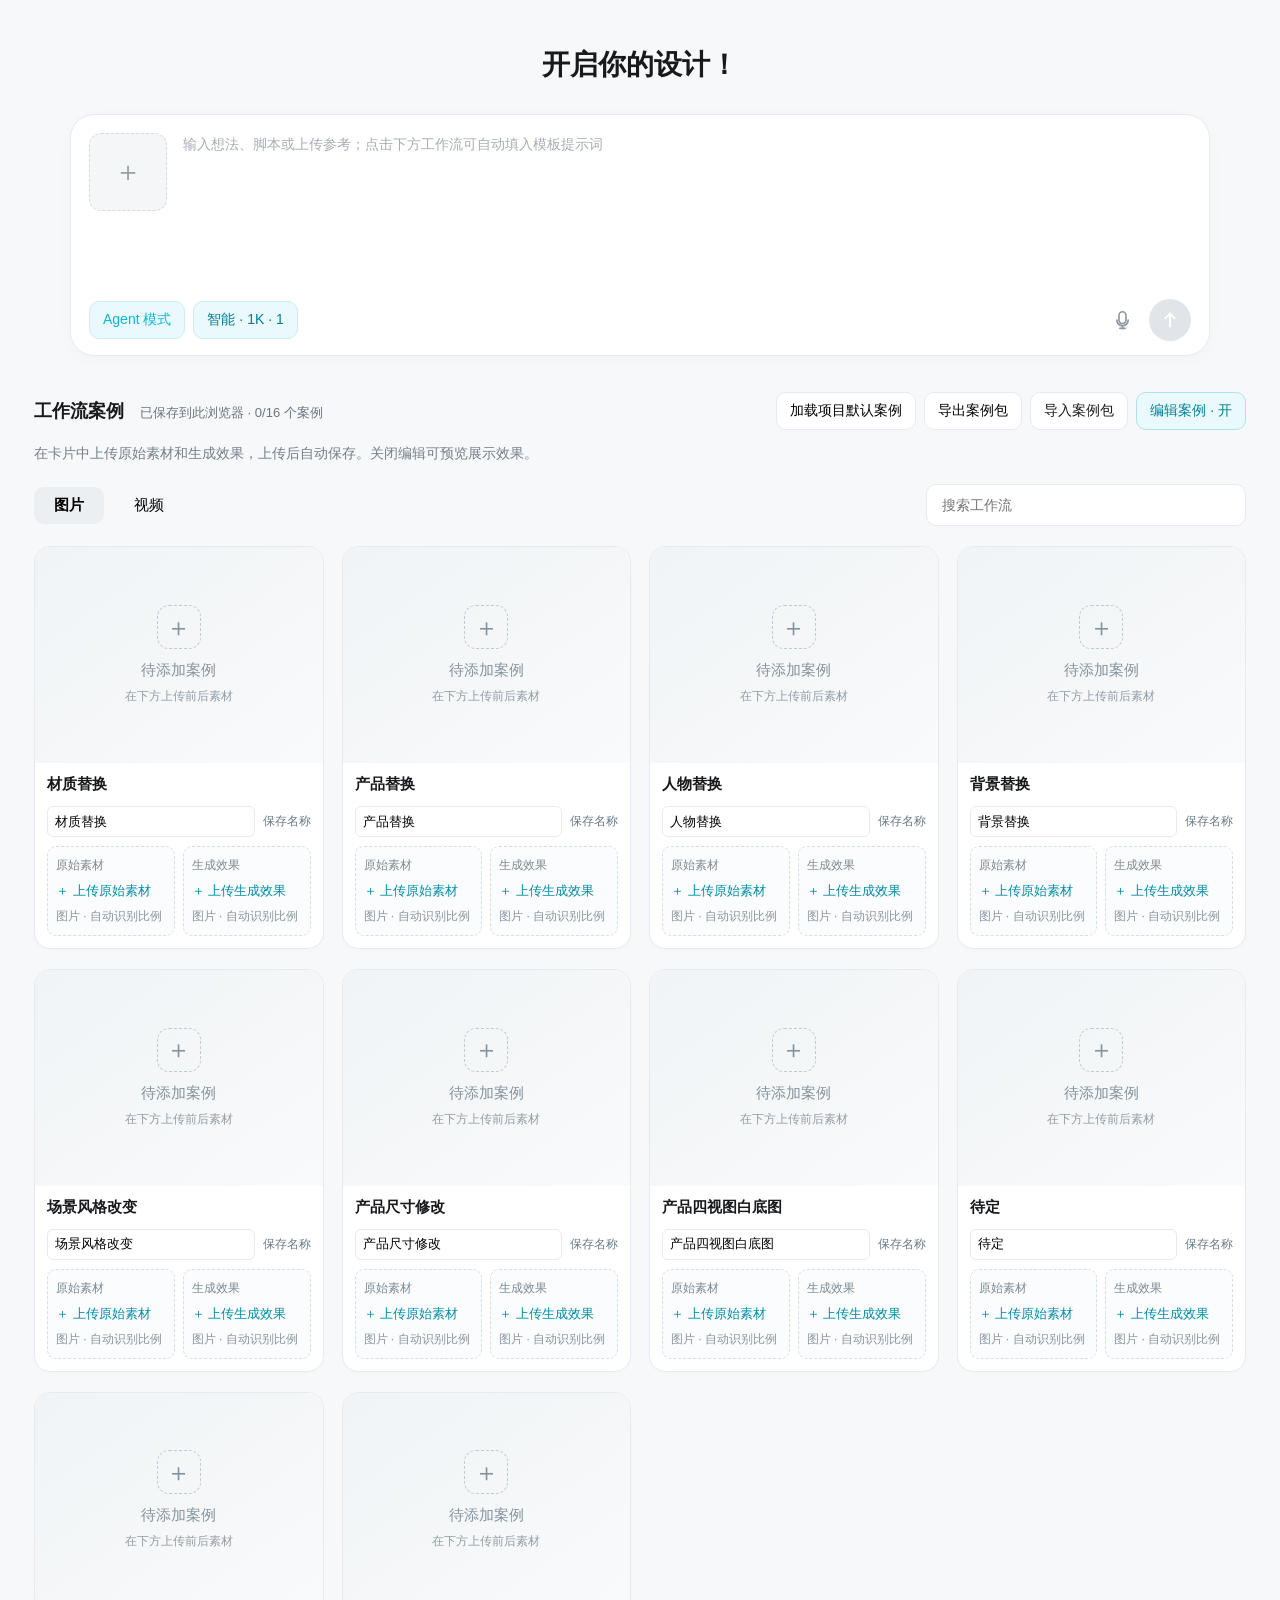
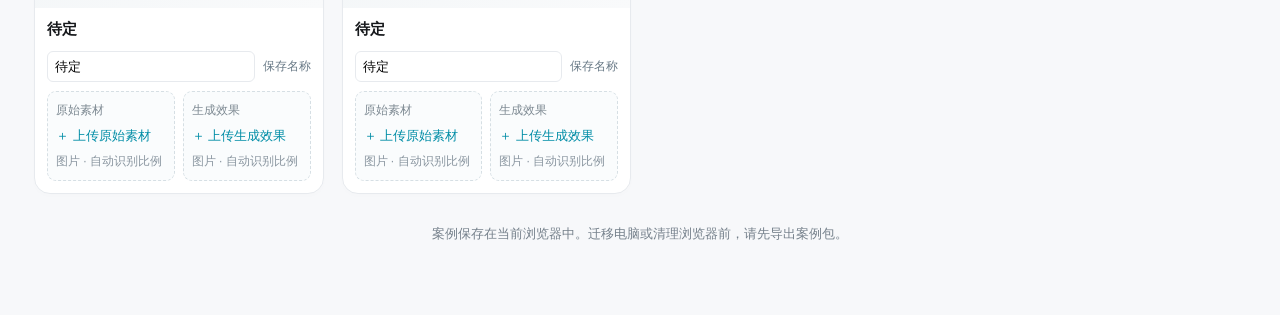
<file: public/index.html>
<!DOCTYPE html>
<html lang="zh-CN">
<head><meta charset="UTF-8"><meta name="viewport" content="width=device-width, initial-scale=1.0">
<title>AI 工作流创作首页 · 案例编辑版</title><link rel="stylesheet" href="styles.css"><link rel="stylesheet" href="cases.css"><link rel="icon" href="data:,">
<script src="workflows.js" defer></script><script src="cases.js" defer></script><script src="composer.js" defer></script></head>
<body>
<div class="page">
  <div class="title">开启你的设计！</div>

  <section class="composer" id="composer">
    <div class="asset-strip" id="assetStrip"></div>
    <div class="composer-main">
      <label class="upload-main" title="上传图片或视频">＋<input id="topUpload" type="file" accept="image/*,video/*" multiple hidden></label>
      <textarea id="prompt" aria-label="创作提示词" placeholder="输入想法、脚本或上传参考；点击下方工作流可自动填入模板提示词"></textarea>
    </div>
    <div class="composer-bottom">
      <div class="left-tools">
        <div class="tool mode" id="modeBtn">
          <span id="modeLabel">Agent 模式</span>
          <div class="mode-menu">
            <div class="mode-item active" data-mode="agent">Agent 模式 <span>✓</span></div>
            <div class="mode-item" data-mode="image">图片生成</div>
            <div class="mode-item" data-mode="video">视频生成</div>
          </div>
        </div>
<div class="auto-wrap"><button type="button" class="tool" id="parameterButton" aria-expanded="false" aria-controls="autoPanel">智能 · 1K · 1</button><div class="auto-panel" id="autoPanel"><div class="auto-label">选择比例</div><div class="ratio-grid"><button class="ratio-option active" data-ratio="智能"><span class="ratio-icon"></span>智能</button><button class="ratio-option " data-ratio="1:1"><span class="ratio-icon"></span>1:1</button><button class="ratio-option " data-ratio="3:4"><span class="ratio-icon"></span>3:4</button><button class="ratio-option " data-ratio="16:9"><span class="ratio-icon"></span>16:9</button><button class="ratio-option " data-ratio="4:3"><span class="ratio-icon"></span>4:3</button><button class="ratio-option " data-ratio="9:16"><span class="ratio-icon"></span>9:16</button><button class="ratio-option " data-ratio="2:3"><span class="ratio-icon"></span>2:3</button><button class="ratio-option " data-ratio="3:2"><span class="ratio-icon"></span>3:2</button><button class="ratio-option " data-ratio="21:9"><span class="ratio-icon"></span>21:9</button></div><div class="auto-label">选择分辨率</div><div class="segmented" data-group="resolution"><button class="active">1K</button><button>2K</button><button>4K</button></div><div class="auto-label">选择生成数量</div><div class="segmented" data-group="count"><button class="active">1</button><button>2</button><button>3</button><button>4</button></div></div></div>
      </div>
      <div class="right-tools">
      <button class="icon-btn mic-btn" type="button" aria-label="语音输入" title="语音输入">
        <svg viewBox="0 0 24 24" aria-hidden="true"><path d="M12 15.5a4 4 0 0 0 4-4V6a4 4 0 1 0-8 0v5.5a4 4 0 0 0 4 4Z"></path><path d="M5.5 11.5a6.5 6.5 0 0 0 13 0"></path><path d="M12 18v3"></path><path d="M9 21h6"></path></svg>
      </button>
      <button class="send" type="button" aria-label="发送" title="发送">
        <svg viewBox="0 0 24 24" aria-hidden="true"><path d="M12 19V5"></path><path d="m6.8 10.2 5.2-5.2 5.2 5.2"></path></svg>
      </button>
    </div>
    </div>
  </section>

  <section class="case-toolbar" aria-label="案例管理">
    <div><strong>工作流案例</strong><span class="save-status" id="saveStatus" role="status">正在读取本机案例…</span></div>
    <div class="case-actions">
      <button class="tool" id="loadDefaults">加载项目默认案例</button>
      <button class="tool" id="exportCases">导出案例包</button>
      <label class="tool import-label">导入案例包<input id="importCases" type="file" accept=".aicases" hidden></label>
      <button class="tool edit-toggle" id="editCases" role="switch" aria-checked="true">编辑案例 · 开</button>
    </div>
  </section>
  <p class="edit-hint" id="editHint">在卡片中上传原始素材和生成效果，上传后自动保存。关闭编辑可预览展示效果。</p>
  <div class="content-head">
    <div class="tabs"><button class="tab active" data-tab="image">图片</button><button class="tab" data-tab="video">视频</button></div>
    <input id="search" class="search" aria-label="搜索工作流" placeholder="搜索工作流">
  </div>
  <section class="masonry" id="masonry" aria-label="工作流案例列表"></section>
  <p id="emptySearch" class="empty-search" hidden>没有找到对应工作流，请换个关键词。</p>
  <footer class="storage-note">案例保存在当前浏览器中。迁移电脑或清理浏览器前，请先导出案例包。</footer>
</div>


<dialog id="mediaDialog"><div class="dialog-head"><strong id="dialogTitle">查看原始文件</strong><button class="tool" id="closeDialog">关闭</button></div><div id="dialogMedia"></div></dialog>
<dialog id="importDialog"><h2>导入案例包</h2><p id="importSummary"></p><p>同一工作流的前后素材会按案例包整体替换；包内没有的工作流保持不变。新版案例包同时替换对应提示词模板；旧版案例包保留现有模板。第 3 版案例包同时恢复工作流名称，旧版包保留现有名称。</p><div class="dialog-actions"><button class="tool" id="cancelImport">取消</button><button class="tool primary" id="confirmImport">确认导入</button></div></dialog>
<div class="toast" id="toast" role="status" hidden></div>
</body></html>
</file>
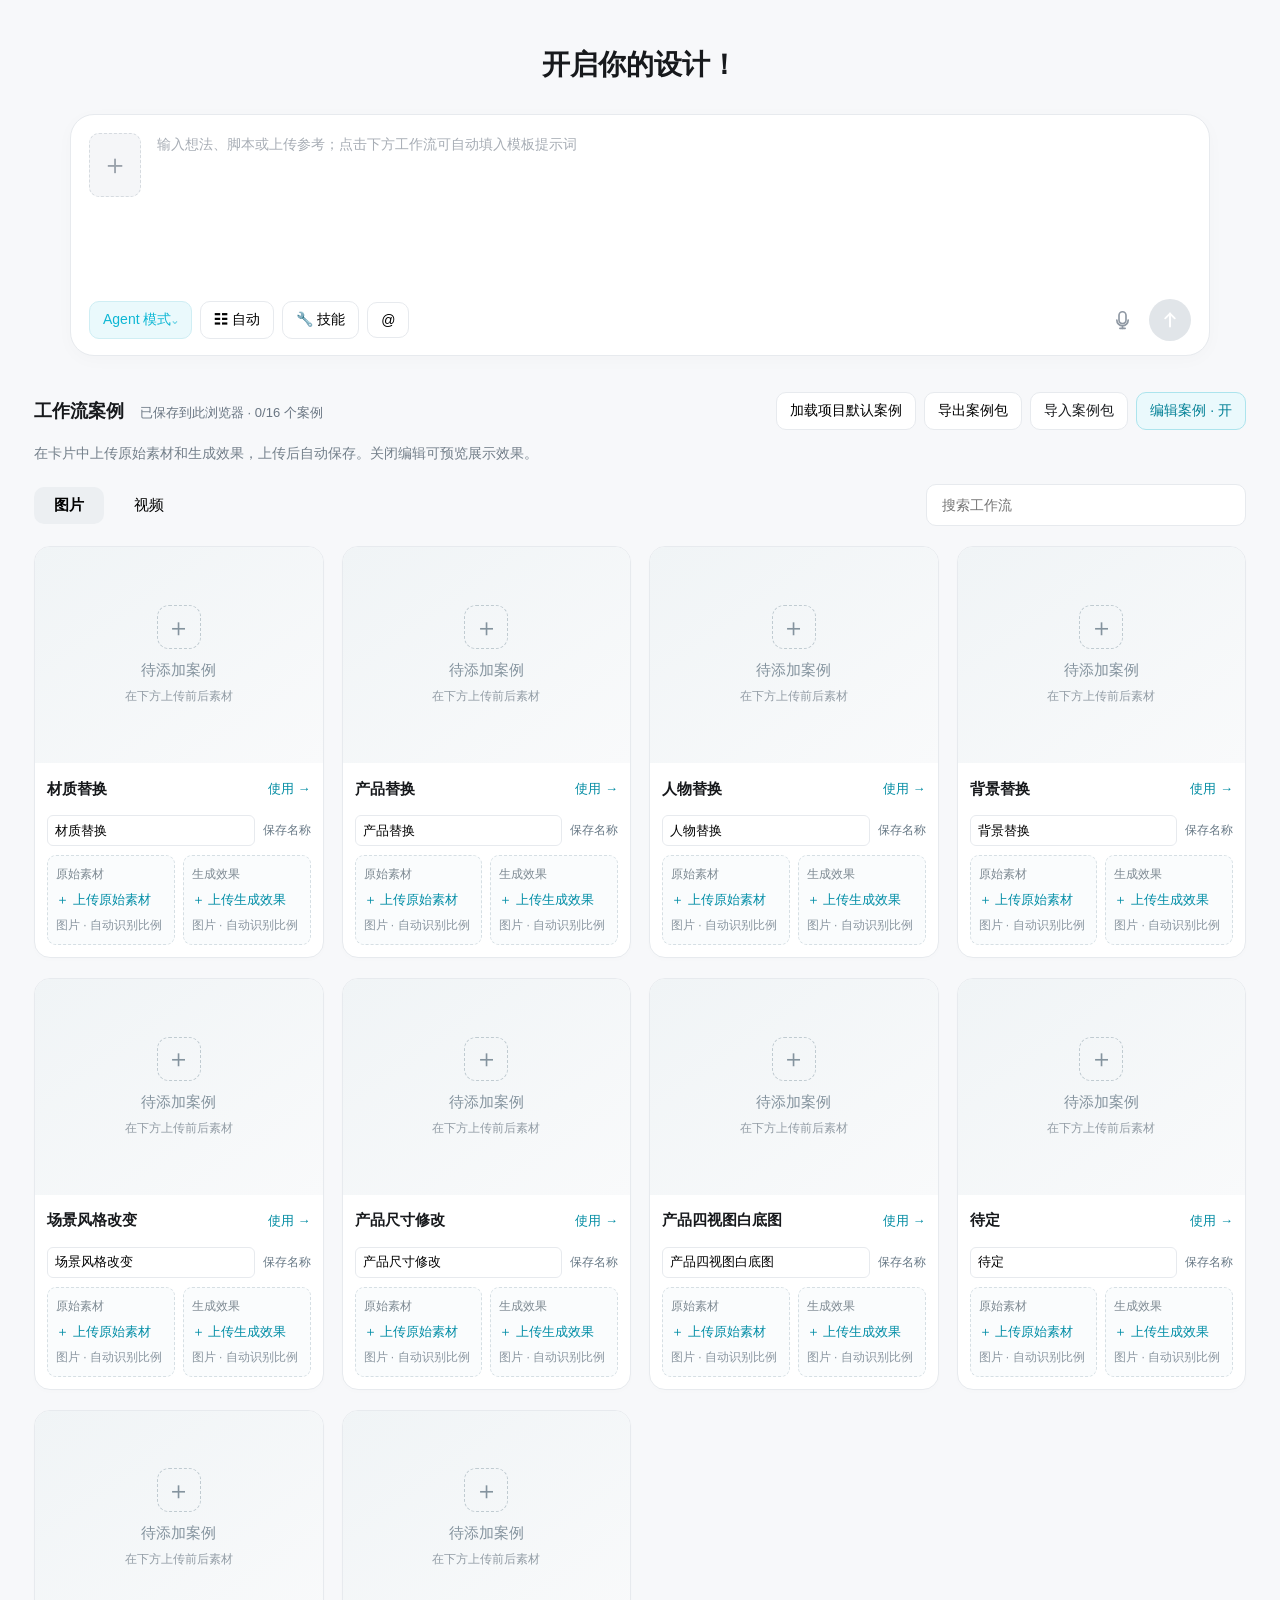
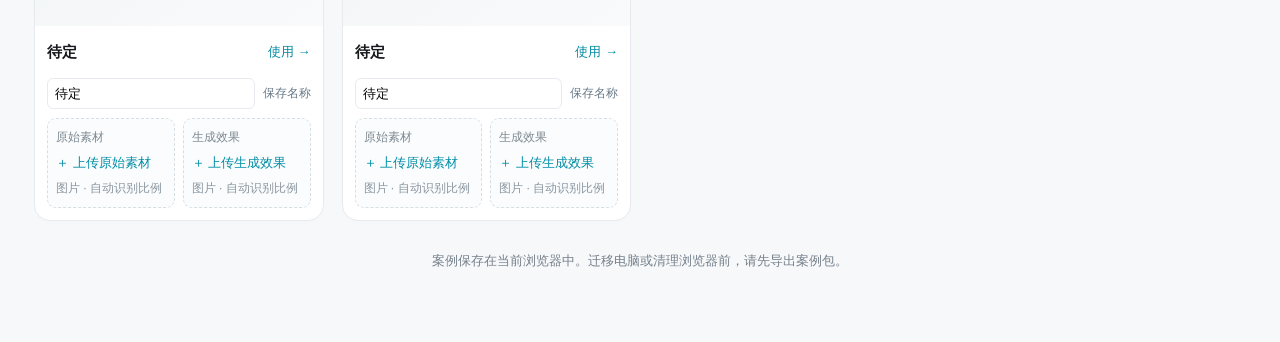
<file: ai_workflow_prototype_v7_auto_panel.html>
<!DOCTYPE html>
<html lang="zh-CN">
<head><meta charset="UTF-8"><meta name="viewport" content="width=device-width, initial-scale=1.0">
<title>AI 工作流创作首页 · 案例编辑版</title><link rel="stylesheet" href="styles.css"><link rel="stylesheet" href="cases.css"><link rel="icon" href="data:,">
<script src="workflows.js" defer></script><script src="cases.js" defer></script><script src="composer.js" defer></script></head>
<body>
<div class="page">
  <div class="title">开启你的设计！</div>

  <section class="composer" id="composer">
    <div class="asset-strip" id="assetStrip"></div>
    <div class="composer-main">
      <label class="upload-main" title="上传图片或视频">＋<input id="topUpload" type="file" accept="image/*,video/*" multiple hidden></label>
      <textarea id="prompt" aria-label="创作提示词" placeholder="输入想法、脚本或上传参考；点击下方工作流可自动填入模板提示词"></textarea>
    </div>
    <div class="composer-bottom">
      <div class="left-tools">
        <div class="tool mode" id="modeBtn">
          <span id="modeLabel">Agent 模式</span>⌄
          <div class="mode-menu">
            <div class="mode-item active" data-mode="agent">Agent 模式 <span>✓</span></div>
            <div class="mode-item" data-mode="image">图片生成</div>
            <div class="mode-item" data-mode="video">视频生成</div>
          </div>
        </div>
        <div class="auto-wrap"><button class="tool">☷ 自动</button>
<div class="auto-panel" id="autoPanel">
  <div class="auto-section">
    <div class="auto-label">比例</div>
    <div class="ratio-grid" id="ratioGrid">
      <button class="ratio-option active" data-ratio="自适应"><span class="ratio-icon"></span>自适应</button>
      <button class="ratio-option" data-ratio="1:1"><span class="ratio-icon"></span>1:1</button>
      <button class="ratio-option" data-ratio="2:3"><span class="ratio-icon"></span>2:3</button>
      <button class="ratio-option" data-ratio="3:2"><span class="ratio-icon"></span>3:2</button>
      <button class="ratio-option" data-ratio="4:5"><span class="ratio-icon"></span>4:5</button>
      <button class="ratio-option" data-ratio="5:4"><span class="ratio-icon"></span>5:4</button>
      <button class="ratio-option" data-ratio="16:9"><span class="ratio-icon"></span>16:9</button>
      <button class="ratio-option" data-ratio="9:16"><span class="ratio-icon"></span>9:16</button>
      <button class="ratio-option" data-ratio="21:9"><span class="ratio-icon"></span>21:9</button>
      <button class="ratio-option" data-ratio="9:21"><span class="ratio-icon"></span>9:21</button>
      <button class="ratio-option" data-ratio="3:4"><span class="ratio-icon"></span>3:4</button>
      <button class="ratio-option" data-ratio="4:3"><span class="ratio-icon"></span>4:3</button>
      <button class="ratio-option" data-ratio="1:2"><span class="ratio-icon"></span>1:2</button>
      <button class="ratio-option" data-ratio="2:1"><span class="ratio-icon"></span>2:1</button>
      <button class="ratio-option" data-ratio="1:3"><span class="ratio-icon"></span>1:3</button>
      <button class="ratio-option" data-ratio="3:1"><span class="ratio-icon"></span>3:1</button>
    </div>
  </div>
  <div class="auto-section">
    <div class="auto-label">图像质量</div>
    <div class="segmented" data-group="quality">
      <button>低</button><button class="active">中</button><button>高</button>
    </div>
  </div>
  <div class="auto-section">
    <div class="auto-label">分辨率</div>
    <div class="segmented" data-group="resolution">
      <button class="active">1K</button><button>2K</button><button>4K</button>
    </div>
  </div>
</div></div><button class="tool">🔧 技能</button><button class="tool">@</button>
      </div>
      <div class="right-tools">
      <button class="icon-btn mic-btn" type="button" aria-label="语音输入" title="语音输入">
        <svg viewBox="0 0 24 24" aria-hidden="true"><path d="M12 15.5a4 4 0 0 0 4-4V6a4 4 0 1 0-8 0v5.5a4 4 0 0 0 4 4Z"></path><path d="M5.5 11.5a6.5 6.5 0 0 0 13 0"></path><path d="M12 18v3"></path><path d="M9 21h6"></path></svg>
      </button>
      <button class="send" type="button" aria-label="发送" title="发送">
        <svg viewBox="0 0 24 24" aria-hidden="true"><path d="M12 19V5"></path><path d="m6.8 10.2 5.2-5.2 5.2 5.2"></path></svg>
      </button>
    </div>
    </div>
  </section>

  <section class="case-toolbar" aria-label="案例管理">
    <div><strong>工作流案例</strong><span class="save-status" id="saveStatus" role="status">正在读取本机案例…</span></div>
    <div class="case-actions">
      <button class="tool" id="loadDefaults">加载项目默认案例</button>
      <button class="tool" id="exportCases">导出案例包</button>
      <label class="tool import-label">导入案例包<input id="importCases" type="file" accept=".aicases" hidden></label>
      <button class="tool edit-toggle" id="editCases" role="switch" aria-checked="true">编辑案例 · 开</button>
    </div>
  </section>
  <p class="edit-hint" id="editHint">在卡片中上传原始素材和生成效果，上传后自动保存。关闭编辑可预览展示效果。</p>
  <div class="content-head">
    <div class="tabs"><button class="tab active" data-tab="image">图片</button><button class="tab" data-tab="video">视频</button></div>
    <input id="search" class="search" aria-label="搜索工作流" placeholder="搜索工作流">
  </div>
  <section class="masonry" id="masonry" aria-label="工作流案例列表"></section>
  <p id="emptySearch" class="empty-search" hidden>没有找到对应工作流，请换个关键词。</p>
  <footer class="storage-note">案例保存在当前浏览器中。迁移电脑或清理浏览器前，请先导出案例包。</footer>
</div>


<dialog id="mediaDialog"><div class="dialog-head"><strong id="dialogTitle">查看原始文件</strong><button class="tool" id="closeDialog">关闭</button></div><div id="dialogMedia"></div></dialog>
<dialog id="importDialog"><h2>导入案例包</h2><p id="importSummary"></p><p>同一工作流的前后素材会按案例包整体替换；包内没有的工作流保持不变。新版案例包同时替换对应提示词模板；旧版案例包保留现有模板。第 3 版案例包同时恢复工作流名称，旧版包保留现有名称。</p><div class="dialog-actions"><button class="tool" id="cancelImport">取消</button><button class="tool primary" id="confirmImport">确认导入</button></div></dialog>
<div class="toast" id="toast" role="status" hidden></div>
</body></html>
</file>
<file: public/styles.css>
:root{--bg:#f7f8fa;--card:#fff;--text:#17191c;--muted:#969da6;--line:#e7eaee;--brand:#0db7d4;--brand-soft:#eaf9fc}
*{box-sizing:border-box}
body{margin:0;font-family:Inter,"PingFang SC","Microsoft YaHei",sans-serif;color:var(--text);background:var(--bg)}
.page{max-width:1480px;margin:0 auto;padding:58px 34px 70px}
.title{text-align:center;font-size:28px;font-weight:700;margin:16px 0 38px}
.title span{color:var(--brand)}
.composer{max-width:1140px;margin:0 auto 66px;background:#fff;border:1px solid var(--line);border-radius:24px;padding:18px 18px 14px;box-shadow:0 4px 18px rgba(0,0,0,.025)}
.composer.drag{outline:2px dashed var(--brand);outline-offset:4px}
.asset-strip{display:flex;gap:10px;flex-wrap:wrap;padding:2px 2px 12px}
.asset-strip:empty{display:none}
.asset{width:78px;height:78px;border-radius:12px;overflow:hidden;position:relative;border:1px solid var(--line);background:#f2f3f5}
.asset img,.asset video{width:100%;height:100%;object-fit:cover;display:block}
.asset button{position:absolute;right:4px;top:4px;width:22px;height:22px;border:0;border-radius:50%;background:rgba(0,0,0,.62);color:#fff;cursor:pointer;font-size:13px}
.composer-main{display:flex;gap:14px;min-height:158px}
.upload-main{width:52px;height:64px;flex:0 0 auto;border-radius:10px;border:1px dashed #d6dbe0;background:#f5f6f8;display:flex;align-items:center;justify-content:center;font-size:28px;color:#9aa2ab;cursor:pointer;user-select:none}
textarea{width:100%;min-height:148px;max-height:190px;border:0;outline:0;resize:none;background:transparent;font-size:13px;font-weight:400;line-height:1.48;color:#333;padding:3px 2px 0}
textarea::placeholder{color:#a7adb5}
.composer-bottom{display:flex;align-items:center;justify-content:space-between;gap:12px;margin-top:8px}
.left-tools,.right-tools{display:flex;align-items:center;gap:8px}
.tool{border:1px solid var(--line);background:#fff;border-radius:10px;padding:9px 13px;font-size:14px;cursor:pointer}
.mode{color:var(--brand);background:var(--brand-soft);border-color:#cfeef4;position:relative}
.mode-menu{display:none;position:absolute;top:44px;left:0;width:182px;padding:8px;border:1px solid var(--line);background:#fff;border-radius:14px;box-shadow:0 14px 34px rgba(0,0,0,.12);z-index:50;color:#333}
.mode.open .mode-menu{display:block}
.mode-item{padding:10px 12px;border-radius:9px;display:flex;justify-content:space-between}
.mode-item:hover,.mode-item.active{background:#f3f5f7}
.icon-btn{width:38px;height:38px;border:0;background:transparent;border-radius:50%;display:flex;align-items:center;justify-content:center;cursor:pointer;color:#8f98a3;padding:0}
.icon-btn:hover{background:#f3f5f7}
.icon-btn svg{width:21px;height:21px;fill:none;stroke:currentColor;stroke-width:1.9;stroke-linecap:round;stroke-linejoin:round}
.send{width:42px;height:42px;border:0;border-radius:50%;background:#e1e5e9;color:#fff;display:flex;align-items:center;justify-content:center;cursor:pointer;padding:0}
.send:hover{background:#17191c}
.send svg{width:22px;height:22px;fill:none;stroke:currentColor;stroke-width:2.1;stroke-linecap:round;stroke-linejoin:round}
.content-head{display:flex;align-items:center;justify-content:space-between;gap:16px;margin-bottom:30px}
.tabs{display:flex;gap:10px}
.tab{border:0;background:transparent;padding:9px 20px;border-radius:10px;cursor:pointer;font-size:15px}
.tab.active{background:#eceff2;font-weight:600}
.search{width:320px;max-width:44vw;border:1px solid var(--line);background:#fff;border-radius:10px;padding:12px 15px;outline:0;font-size:14px}
.auto-wrap{position:relative}
.auto-panel{
  position:absolute;left:0;bottom:46px;width:306px;padding:16px;
  background:rgba(255,255,255,.98);border:1px solid #e8eaee;border-radius:16px;
  box-shadow:0 12px 36px rgba(25,32,45,.12);z-index:80;display:none;
}
.auto-panel.open{display:block}
.auto-section+.auto-section{margin-top:16px}
.auto-label{font-size:12px;font-weight:600;color:#7b818c;margin-bottom:9px}
.ratio-grid{display:grid;grid-template-columns:repeat(5,1fr);gap:8px 6px}
.ratio-option{
  border:0;background:transparent;border-radius:9px;padding:6px 2px;
  font-size:11px;color:#6e7580;cursor:pointer;text-align:center;
}
.ratio-icon{display:block;margin:0 auto 4px;border:1.5px solid #89919d;border-radius:2px;width:14px;height:14px}
.ratio-option[data-ratio="2:3"] .ratio-icon{width:10px;height:15px}
.ratio-option[data-ratio="3:2"] .ratio-icon{width:16px;height:10px}
.ratio-option[data-ratio="4:5"] .ratio-icon{width:12px;height:15px}
.ratio-option[data-ratio="5:4"] .ratio-icon{width:16px;height:12px}
.ratio-option[data-ratio="16:9"] .ratio-icon{width:18px;height:10px}
.ratio-option[data-ratio="9:16"] .ratio-icon{width:9px;height:17px}
.ratio-option[data-ratio="21:9"] .ratio-icon{width:19px;height:8px}
.ratio-option[data-ratio="9:21"] .ratio-icon{width:8px;height:19px}
.ratio-option[data-ratio="3:4"] .ratio-icon{width:11px;height:15px}
.ratio-option[data-ratio="4:3"] .ratio-icon{width:16px;height:12px}
.ratio-option[data-ratio="1:2"] .ratio-icon{width:8px;height:17px}
.ratio-option[data-ratio="2:1"] .ratio-icon{width:18px;height:9px}
.ratio-option[data-ratio="1:3"] .ratio-icon{width:7px;height:19px}
.ratio-option[data-ratio="3:1"] .ratio-icon{width:20px;height:7px}
.ratio-option.active{background:#eef7fb;color:#2398b8;font-weight:600}
.ratio-option.active .ratio-icon{border-color:#2398b8}
.segmented{display:grid;grid-template-columns:repeat(3,1fr);gap:3px;padding:3px;background:#f4f5f7;border-radius:9px}
.segmented button{border:0;background:transparent;border-radius:7px;padding:7px 4px;font-size:12px;color:#7a808a;cursor:pointer}
.segmented button.active{background:#fff;color:#2d333b;box-shadow:0 1px 5px rgba(30,38,50,.08);font-weight:600}


@media(max-width:760px){.page{padding:28px 16px 48px}.title{font-size:22px}.content-head{flex-direction:column;align-items:stretch}.search{width:100%;max-width:none}}
</file>
<file: public/cases.css>
/* Case editor: preserve the original light surface and cyan accent. */
button,input,textarea{font:inherit}button,label{ -webkit-tap-highlight-color:transparent }button:focus-visible,label:focus-within,input:focus-visible{outline:3px solid #008da6;outline-offset:3px}button:disabled{opacity:.5;cursor:wait}[hidden]{display:none!important}
.page{padding-top:30px}.title{margin-bottom:30px}.composer{margin-bottom:36px}textarea{font-size:14px}.tool{white-space:nowrap}.case-toolbar{display:flex;align-items:center;justify-content:space-between;gap:18px;margin-bottom:12px}.case-toolbar strong{font-size:18px}.save-status{display:inline-block;font-size:13px;color:#697582;margin-left:16px}.save-status.error{color:#b52e34}.case-actions{display:flex;gap:8px;align-items:center}.import-label{cursor:pointer}.edit-toggle[aria-checked=true],.primary{background:var(--brand-soft);border-color:#ace4ed;color:#007f95}.edit-hint{font-size:14px;line-height:1.6;color:#737f8a;margin:0 0 20px}.content-head{margin-bottom:20px}.storage-note{font-size:13px;color:#75808b;text-align:center;margin-top:30px;line-height:1.6}
.masonry{display:grid;grid-template-columns:repeat(var(--columns,4),minmax(0,1fr));column-count:auto;gap:18px;align-items:start}.case-column{min-width:0;display:flex;flex-direction:column;gap:20px}.case-card{min-width:0;padding:0 0 12px;background:white;border:1px solid var(--line);border-radius:16px;overflow:hidden;box-shadow:0 2px 6px #17233103}.case-card.selected{border-color:var(--brand);box-shadow:0 0 0 1px var(--brand)}.case-stage{width:100%;position:relative;overflow:hidden;background:#eef1f4;isolation:isolate}.comparison-media{display:block!important;position:absolute;inset:0;width:100%!important;height:100%!important;object-fit:contain!important;pointer-events:none;background:#eef1f4}.after-media{z-index:1}.case-label{position:absolute;top:10px;z-index:3;background:#1a252bc4;color:white;font-size:12px;border-radius:5px;padding:4px 7px;pointer-events:none}.case-label.before{left:10px}.case-label.after{right:10px}.case-divider{position:absolute;top:0;bottom:0;width:2px;background:#fff;box-shadow:0 0 3px #0007;z-index:4;pointer-events:none;transform:translateX(-50%)}.case-grip{position:absolute;top:50%;left:50%;transform:translate(-50%,-50%);width:32px;height:32px;display:grid;place-items:center;background:white;color:#465362;box-shadow:0 2px 10px #0003;border-radius:50%;font-size:20px}.compare-slider{position:absolute;inset:0;margin:0;width:100%;height:100%;opacity:0;cursor:ew-resize;z-index:5;touch-action:pan-y}.case-stage:focus-within{outline:3px solid var(--brand);outline-offset:-3px}.case-stage:focus-within .case-grip{background:var(--brand);color:white}.case-empty{aspect-ratio:4/3;display:flex;align-items:center;justify-content:center;flex-direction:column;gap:8px;background:linear-gradient(145deg,#f0f4f6,#f9fafb);color:#84939e}.empty-mark{font-size:25px;border:1px dashed #c0cbd1;border-radius:12px;width:44px;height:44px;display:grid;place-items:center;margin-bottom:4px}.empty-title{font-size:15px}.empty-detail{font-size:12px;color:#929ca5}.case-heading{display:flex;align-items:center;justify-content:space-between;gap:8px;padding:12px 12px 4px}.case-title{font-size:15px;font-weight:600;background:none;border:0;padding:0;text-align:left;cursor:pointer;color:var(--text)}.use-workflow{border:0;background:transparent;color:#008ba2;white-space:nowrap;cursor:pointer;padding:5px 0 5px 8px;font-size:13px}.upload-slots{display:grid;grid-template-columns:1fr 1fr;gap:8px;padding:9px 12px 0}.upload-slot{position:relative;border:1px dashed #d6dfe4;background:#fafcfd;border-radius:9px;padding:10px 8px;min-width:0}.slot-label{font-size:12px;color:#7d8992;margin-bottom:7px}.upload-label{display:inline-block;font-size:13px;color:#008da6;cursor:pointer;position:relative;border-radius:3px}.upload-label input{position:absolute;inset:0;width:100%;opacity:0;cursor:pointer}.remove-button{border:0;background:transparent;color:#8b6262;font-size:12px;padding:0;margin-left:9px;cursor:pointer}.file-info{font-size:12px;color:#8a96a0;white-space:nowrap;overflow:hidden;text-overflow:ellipsis;margin-top:8px}.original-actions{display:flex;justify-content:space-between;gap:6px;padding:8px 12px 0}.small-button{font-size:12px;background:none;border:0;color:#687986;cursor:pointer;padding:2px 0;white-space:nowrap}.small-button:hover,.case-title:hover{color:#008da6}.playback{display:flex;align-items:center;gap:9px;padding:10px 12px 3px;min-height:34px}.playback button{color:#007f95;min-width:30px;font-size:13px}.video-seek{width:0;flex:1;min-width:0;accent-color:#0aa6bf}.video-time{font-size:11px;color:#788590;white-space:nowrap}.media-note{font-size:12px;line-height:1.5;color:#7d8992;padding:3px 12px;margin:0}.empty-search{text-align:center;color:#788591;padding:50px 10px}.saving .upload-label,.saving .import-label{pointer-events:none;opacity:.5}
dialog{border:1px solid var(--line);border-radius:18px;padding:22px;max-width:min(94vw,1100px);max-height:94vh;box-shadow:0 20px 80px #14283e33}dialog::backdrop{background:#15202e85}#mediaDialog{width:max-content}.dialog-head{display:flex;justify-content:space-between;align-items:center;gap:24px;margin-bottom:16px}.dialog-head strong{font-size:15px}#dialogMedia img,#dialogMedia video{display:block;max-width:85vw;max-height:74vh;object-fit:contain;margin:auto}#importDialog{max-width:520px}#importDialog h2{font-size:20px;margin:0 0 14px}#importDialog p{font-size:15px;line-height:1.7;color:#62717d}.dialog-actions{display:flex;justify-content:flex-end;gap:10px;margin-top:20px}.toast{position:fixed;bottom:26px;left:50%;transform:translateX(-50%);z-index:1000;padding:13px 20px;border-radius:12px;color:#fff;background:#243340;box-shadow:0 5px 24px #182c3d25;font-size:14px;line-height:1.5;max-width:calc(100vw - 32px);width:max-content}
@media(max-width:1180px){.case-toolbar{align-items:flex-start}.save-status{display:block;margin:7px 0 0}.case-actions{flex-wrap:wrap;justify-content:flex-end}}
@media(max-width:700px){.page{padding:20px 16px 35px}.title{font-size:24px;margin-top:8px}.composer{padding:14px;border-radius:18px}.composer-bottom{align-items:flex-start}.left-tools{flex-wrap:wrap;gap:6px}.left-tools .tool{font-size:13px;padding:8px}.right-tools{gap:2px}.mic-btn{display:none}.composer-main{gap:10px}.case-toolbar{flex-direction:column;gap:14px}.case-actions{justify-content:flex-start;width:100%}.case-actions .tool{font-size:13px;padding:9px}.edit-hint{font-size:13px}.search{max-width:52%;width:210px;padding:10px;font-size:13px}.tab{padding:9px 14px}.masonry{gap:12px}.upload-slots{padding:8px 9px 0;gap:5px}.upload-slot{padding:8px 6px}.upload-label{font-size:12px}.case-heading{padding-left:10px;padding-right:10px}.auto-panel{left:-65px;max-width:calc(100vw - 34px)}.dialog-head{gap:12px}.dialog-head strong{font-size:13px}}
@media(prefers-reduced-motion:reduce){*{scroll-behavior:auto!important;transition:none!important}}

.case-card[tabindex]{cursor:pointer}.case-card[tabindex]:focus-visible{outline:3px solid var(--brand);outline-offset:3px}

.workflow-name-editor{display:flex;gap:8px;padding:8px 12px 0;align-items:center}.workflow-name-editor input{min-width:0;width:0;flex:1;border:1px solid var(--line);border-radius:6px;padding:7px;font-size:13px}.workflow-name-editor button{flex-shrink:0}

/* Comparison controls and browser-sized preview. */
.compare-handle{position:absolute;top:50%;transform:translate(-50%,-50%);width:44px;height:44px;border:1px solid #d5e6ea;border-radius:50%;background:white;color:#007f95;box-shadow:0 2px 10px #0002;z-index:6;cursor:ew-resize;touch-action:none;padding:0;font-size:22px}
.case-label{overflow:hidden;white-space:nowrap;box-sizing:border-box;transition:opacity .08s linear}
.preview-button{border:0;background:none;color:#008ba2;white-space:nowrap;cursor:pointer;font-size:13px;padding:5px 0}
#mediaDialog{width:calc(100vw - 24px);height:calc(100dvh - 24px);max-width:none;max-height:none;box-sizing:border-box;padding:16px}
#mediaDialog[open]{display:flex;flex-direction:column}#dialogMedia{flex:1;min-height:0;display:flex;flex-direction:column}
#dialogMedia .preview-card{display:flex;flex-direction:column;flex:1;min-height:0;border:0;box-shadow:none;padding:0}
#dialogMedia .case-stage{flex:1;min-height:0;aspect-ratio:auto!important}#dialogMedia .comparison-media{max-width:none;max-height:none;margin:0}
#dialogMedia .playback{flex-shrink:0}.dialog-head{flex-shrink:0}
.auto-panel{position:fixed;bottom:auto;right:auto;width:460px;max-width:calc(100vw - 24px);box-sizing:border-box;overflow-y:auto;overscroll-behavior:contain;z-index:100;padding:18px}
.auto-panel .ratio-grid{display:grid;grid-template-columns:repeat(5,minmax(0,1fr));gap:6px}.auto-panel .auto-label{margin:12px 0 8px}.auto-panel .auto-label:first-child{margin-top:0}
.auto-panel .segmented button.active,.auto-panel .ratio-option.active{background:var(--brand-soft);color:#007f95;border-color:#ace4ed}#parameterButton{color:#007f95;background:var(--brand-soft);border-color:#ccebf0}
@media(max-width:560px){.auto-panel{padding:12px}.auto-panel .ratio-grid{grid-template-columns:repeat(3,minmax(0,1fr))}.case-title{min-width:0;overflow-wrap:anywhere}}
.auto-panel{background:#fff}.auto-panel .segmented[data-group="count"]{grid-template-columns:repeat(4,minmax(0,1fr))}

/* Shared upload sizing; checkerboard is confined to the full-screen viewer. */
.composer{--upload-size:78px;--upload-radius:12px}
.composer .asset,.composer .upload-main{width:var(--upload-size);height:var(--upload-size);border-radius:var(--upload-radius);box-sizing:border-box;flex-shrink:0}
@media(max-width:560px){.composer{--upload-size:64px;--upload-radius:10px}}
#dialogMedia .case-stage,#dialogMedia .preview-layer{background-color:#edf0f2;background-image:conic-gradient(#dce1e5 25%,transparent 0 50%,#dce1e5 0 75%,transparent 0);background-size:20px 20px}
.preview-layer{position:absolute;inset:0;pointer-events:none}
.preview-layer + .preview-layer{z-index:1}
.preview-image-frame{position:absolute;left:50%;top:50%;transform:translate(-50%,-50%)}
#dialogMedia .preview-image-frame .comparison-media{background:transparent}
.preview-image-frame::after{content:'';position:absolute;inset:0;border:1px solid #8a949e;box-sizing:border-box;pointer-events:none;z-index:2}
</file>
<file: styles.css>
:root{--bg:#f7f8fa;--card:#fff;--text:#17191c;--muted:#969da6;--line:#e7eaee;--brand:#0db7d4;--brand-soft:#eaf9fc}
*{box-sizing:border-box}
body{margin:0;font-family:Inter,"PingFang SC","Microsoft YaHei",sans-serif;color:var(--text);background:var(--bg)}
.page{max-width:1480px;margin:0 auto;padding:58px 34px 70px}
.title{text-align:center;font-size:28px;font-weight:700;margin:16px 0 38px}
.title span{color:var(--brand)}
.composer{max-width:1140px;margin:0 auto 66px;background:#fff;border:1px solid var(--line);border-radius:24px;padding:18px 18px 14px;box-shadow:0 4px 18px rgba(0,0,0,.025)}
.composer.drag{outline:2px dashed var(--brand);outline-offset:4px}
.asset-strip{display:flex;gap:10px;flex-wrap:wrap;padding:2px 2px 12px}
.asset-strip:empty{display:none}
.asset{width:78px;height:78px;border-radius:12px;overflow:hidden;position:relative;border:1px solid var(--line);background:#f2f3f5}
.asset img,.asset video{width:100%;height:100%;object-fit:cover;display:block}
.asset button{position:absolute;right:4px;top:4px;width:22px;height:22px;border:0;border-radius:50%;background:rgba(0,0,0,.62);color:#fff;cursor:pointer;font-size:13px}
.composer-main{display:flex;gap:14px;min-height:158px}
.upload-main{width:52px;height:64px;flex:0 0 auto;border-radius:10px;border:1px dashed #d6dbe0;background:#f5f6f8;display:flex;align-items:center;justify-content:center;font-size:28px;color:#9aa2ab;cursor:pointer;user-select:none}
textarea{width:100%;min-height:148px;max-height:190px;border:0;outline:0;resize:none;background:transparent;font-size:13px;font-weight:400;line-height:1.48;color:#333;padding:3px 2px 0}
textarea::placeholder{color:#a7adb5}
.composer-bottom{display:flex;align-items:center;justify-content:space-between;gap:12px;margin-top:8px}
.left-tools,.right-tools{display:flex;align-items:center;gap:8px}
.tool{border:1px solid var(--line);background:#fff;border-radius:10px;padding:9px 13px;font-size:14px;cursor:pointer}
.mode{color:var(--brand);background:var(--brand-soft);border-color:#cfeef4;position:relative}
.mode-menu{display:none;position:absolute;top:44px;left:0;width:182px;padding:8px;border:1px solid var(--line);background:#fff;border-radius:14px;box-shadow:0 14px 34px rgba(0,0,0,.12);z-index:50;color:#333}
.mode.open .mode-menu{display:block}
.mode-item{padding:10px 12px;border-radius:9px;display:flex;justify-content:space-between}
.mode-item:hover,.mode-item.active{background:#f3f5f7}
.icon-btn{width:38px;height:38px;border:0;background:transparent;border-radius:50%;display:flex;align-items:center;justify-content:center;cursor:pointer;color:#8f98a3;padding:0}
.icon-btn:hover{background:#f3f5f7}
.icon-btn svg{width:21px;height:21px;fill:none;stroke:currentColor;stroke-width:1.9;stroke-linecap:round;stroke-linejoin:round}
.send{width:42px;height:42px;border:0;border-radius:50%;background:#e1e5e9;color:#fff;display:flex;align-items:center;justify-content:center;cursor:pointer;padding:0}
.send:hover{background:#17191c}
.send svg{width:22px;height:22px;fill:none;stroke:currentColor;stroke-width:2.1;stroke-linecap:round;stroke-linejoin:round}
.content-head{display:flex;align-items:center;justify-content:space-between;gap:16px;margin-bottom:30px}
.tabs{display:flex;gap:10px}
.tab{border:0;background:transparent;padding:9px 20px;border-radius:10px;cursor:pointer;font-size:15px}
.tab.active{background:#eceff2;font-weight:600}
.search{width:320px;max-width:44vw;border:1px solid var(--line);background:#fff;border-radius:10px;padding:12px 15px;outline:0;font-size:14px}
.auto-wrap{position:relative}
.auto-panel{
  position:absolute;left:0;bottom:46px;width:306px;padding:16px;
  background:rgba(255,255,255,.98);border:1px solid #e8eaee;border-radius:16px;
  box-shadow:0 12px 36px rgba(25,32,45,.12);z-index:80;display:none;
}
.auto-panel.open{display:block}
.auto-section+.auto-section{margin-top:16px}
.auto-label{font-size:12px;font-weight:600;color:#7b818c;margin-bottom:9px}
.ratio-grid{display:grid;grid-template-columns:repeat(5,1fr);gap:8px 6px}
.ratio-option{
  border:0;background:transparent;border-radius:9px;padding:6px 2px;
  font-size:11px;color:#6e7580;cursor:pointer;text-align:center;
}
.ratio-icon{display:block;margin:0 auto 4px;border:1.5px solid #89919d;border-radius:2px;width:14px;height:14px}
.ratio-option[data-ratio="2:3"] .ratio-icon{width:10px;height:15px}
.ratio-option[data-ratio="3:2"] .ratio-icon{width:16px;height:10px}
.ratio-option[data-ratio="4:5"] .ratio-icon{width:12px;height:15px}
.ratio-option[data-ratio="5:4"] .ratio-icon{width:16px;height:12px}
.ratio-option[data-ratio="16:9"] .ratio-icon{width:18px;height:10px}
.ratio-option[data-ratio="9:16"] .ratio-icon{width:9px;height:17px}
.ratio-option[data-ratio="21:9"] .ratio-icon{width:19px;height:8px}
.ratio-option[data-ratio="9:21"] .ratio-icon{width:8px;height:19px}
.ratio-option[data-ratio="3:4"] .ratio-icon{width:11px;height:15px}
.ratio-option[data-ratio="4:3"] .ratio-icon{width:16px;height:12px}
.ratio-option[data-ratio="1:2"] .ratio-icon{width:8px;height:17px}
.ratio-option[data-ratio="2:1"] .ratio-icon{width:18px;height:9px}
.ratio-option[data-ratio="1:3"] .ratio-icon{width:7px;height:19px}
.ratio-option[data-ratio="3:1"] .ratio-icon{width:20px;height:7px}
.ratio-option.active{background:#eef7fb;color:#2398b8;font-weight:600}
.ratio-option.active .ratio-icon{border-color:#2398b8}
.segmented{display:grid;grid-template-columns:repeat(3,1fr);gap:3px;padding:3px;background:#f4f5f7;border-radius:9px}
.segmented button{border:0;background:transparent;border-radius:7px;padding:7px 4px;font-size:12px;color:#7a808a;cursor:pointer}
.segmented button.active{background:#fff;color:#2d333b;box-shadow:0 1px 5px rgba(30,38,50,.08);font-weight:600}


@media(max-width:760px){.page{padding:28px 16px 48px}.title{font-size:22px}.content-head{flex-direction:column;align-items:stretch}.search{width:100%;max-width:none}}
</file>
<file: cases.css>
/* Case editor: preserve the original light surface and cyan accent. */
button,input,textarea{font:inherit}button,label{ -webkit-tap-highlight-color:transparent }button:focus-visible,label:focus-within,input:focus-visible{outline:3px solid #008da6;outline-offset:3px}button:disabled{opacity:.5;cursor:wait}[hidden]{display:none!important}
.page{padding-top:30px}.title{margin-bottom:30px}.composer{margin-bottom:36px}textarea{font-size:14px}.tool{white-space:nowrap}.case-toolbar{display:flex;align-items:center;justify-content:space-between;gap:18px;margin-bottom:12px}.case-toolbar strong{font-size:18px}.save-status{display:inline-block;font-size:13px;color:#697582;margin-left:16px}.save-status.error{color:#b52e34}.case-actions{display:flex;gap:8px;align-items:center}.import-label{cursor:pointer}.edit-toggle[aria-checked=true],.primary{background:var(--brand-soft);border-color:#ace4ed;color:#007f95}.edit-hint{font-size:14px;line-height:1.6;color:#737f8a;margin:0 0 20px}.content-head{margin-bottom:20px}.storage-note{font-size:13px;color:#75808b;text-align:center;margin-top:30px;line-height:1.6}
.masonry{display:grid;grid-template-columns:repeat(var(--columns,4),minmax(0,1fr));column-count:auto;gap:18px;align-items:start}.case-column{min-width:0;display:flex;flex-direction:column;gap:20px}.case-card{min-width:0;padding:0 0 12px;background:white;border:1px solid var(--line);border-radius:16px;overflow:hidden;box-shadow:0 2px 6px #17233103}.case-card.selected{border-color:var(--brand);box-shadow:0 0 0 1px var(--brand)}.case-stage{width:100%;position:relative;overflow:hidden;background:#eef1f4;isolation:isolate}.comparison-media{display:block!important;position:absolute;inset:0;width:100%!important;height:100%!important;object-fit:contain!important;pointer-events:none;background:#eef1f4}.after-media{z-index:1}.case-label{position:absolute;top:10px;z-index:3;background:#1a252bc4;color:white;font-size:12px;border-radius:5px;padding:4px 7px;pointer-events:none}.case-label.before{left:10px}.case-label.after{right:10px}.case-divider{position:absolute;top:0;bottom:0;width:2px;background:#fff;box-shadow:0 0 3px #0007;z-index:4;pointer-events:none;transform:translateX(-50%)}.case-grip{position:absolute;top:50%;left:50%;transform:translate(-50%,-50%);width:32px;height:32px;display:grid;place-items:center;background:white;color:#465362;box-shadow:0 2px 10px #0003;border-radius:50%;font-size:20px}.compare-slider{position:absolute;inset:0;margin:0;width:100%;height:100%;opacity:0;cursor:ew-resize;z-index:5;touch-action:pan-y}.case-stage:focus-within{outline:3px solid var(--brand);outline-offset:-3px}.case-stage:focus-within .case-grip{background:var(--brand);color:white}.case-empty{aspect-ratio:4/3;display:flex;align-items:center;justify-content:center;flex-direction:column;gap:8px;background:linear-gradient(145deg,#f0f4f6,#f9fafb);color:#84939e}.empty-mark{font-size:25px;border:1px dashed #c0cbd1;border-radius:12px;width:44px;height:44px;display:grid;place-items:center;margin-bottom:4px}.empty-title{font-size:15px}.empty-detail{font-size:12px;color:#929ca5}.case-heading{display:flex;align-items:center;justify-content:space-between;gap:8px;padding:12px 12px 4px}.case-title{font-size:15px;font-weight:600;background:none;border:0;padding:0;text-align:left;cursor:pointer;color:var(--text)}.use-workflow{border:0;background:transparent;color:#008ba2;white-space:nowrap;cursor:pointer;padding:5px 0 5px 8px;font-size:13px}.upload-slots{display:grid;grid-template-columns:1fr 1fr;gap:8px;padding:9px 12px 0}.upload-slot{position:relative;border:1px dashed #d6dfe4;background:#fafcfd;border-radius:9px;padding:10px 8px;min-width:0}.slot-label{font-size:12px;color:#7d8992;margin-bottom:7px}.upload-label{display:inline-block;font-size:13px;color:#008da6;cursor:pointer;position:relative;border-radius:3px}.upload-label input{position:absolute;inset:0;width:100%;opacity:0;cursor:pointer}.remove-button{border:0;background:transparent;color:#8b6262;font-size:12px;padding:0;margin-left:9px;cursor:pointer}.file-info{font-size:12px;color:#8a96a0;white-space:nowrap;overflow:hidden;text-overflow:ellipsis;margin-top:8px}.original-actions{display:flex;justify-content:space-between;gap:6px;padding:8px 12px 0}.small-button{font-size:12px;background:none;border:0;color:#687986;cursor:pointer;padding:2px 0;white-space:nowrap}.small-button:hover,.case-title:hover{color:#008da6}.playback{display:flex;align-items:center;gap:9px;padding:10px 12px 3px;min-height:34px}.playback button{color:#007f95;min-width:30px;font-size:13px}.video-seek{width:0;flex:1;min-width:0;accent-color:#0aa6bf}.video-time{font-size:11px;color:#788590;white-space:nowrap}.media-note{font-size:12px;line-height:1.5;color:#7d8992;padding:3px 12px;margin:0}.empty-search{text-align:center;color:#788591;padding:50px 10px}.saving .upload-label,.saving .import-label{pointer-events:none;opacity:.5}
dialog{border:1px solid var(--line);border-radius:18px;padding:22px;max-width:min(94vw,1100px);max-height:94vh;box-shadow:0 20px 80px #14283e33}dialog::backdrop{background:#15202e85}#mediaDialog{width:max-content}.dialog-head{display:flex;justify-content:space-between;align-items:center;gap:24px;margin-bottom:16px}.dialog-head strong{font-size:15px}#dialogMedia img,#dialogMedia video{display:block;max-width:85vw;max-height:74vh;object-fit:contain;margin:auto}#importDialog{max-width:520px}#importDialog h2{font-size:20px;margin:0 0 14px}#importDialog p{font-size:15px;line-height:1.7;color:#62717d}.dialog-actions{display:flex;justify-content:flex-end;gap:10px;margin-top:20px}.toast{position:fixed;bottom:26px;left:50%;transform:translateX(-50%);z-index:1000;padding:13px 20px;border-radius:12px;color:#fff;background:#243340;box-shadow:0 5px 24px #182c3d25;font-size:14px;line-height:1.5;max-width:calc(100vw - 32px);width:max-content}
@media(max-width:1180px){.case-toolbar{align-items:flex-start}.save-status{display:block;margin:7px 0 0}.case-actions{flex-wrap:wrap;justify-content:flex-end}}
@media(max-width:700px){.page{padding:20px 16px 35px}.title{font-size:24px;margin-top:8px}.composer{padding:14px;border-radius:18px}.composer-bottom{align-items:flex-start}.left-tools{flex-wrap:wrap;gap:6px}.left-tools .tool{font-size:13px;padding:8px}.right-tools{gap:2px}.mic-btn{display:none}.composer-main{gap:10px}.case-toolbar{flex-direction:column;gap:14px}.case-actions{justify-content:flex-start;width:100%}.case-actions .tool{font-size:13px;padding:9px}.edit-hint{font-size:13px}.search{max-width:52%;width:210px;padding:10px;font-size:13px}.tab{padding:9px 14px}.masonry{gap:12px}.upload-slots{padding:8px 9px 0;gap:5px}.upload-slot{padding:8px 6px}.upload-label{font-size:12px}.case-heading{padding-left:10px;padding-right:10px}.auto-panel{left:-65px;max-width:calc(100vw - 34px)}.dialog-head{gap:12px}.dialog-head strong{font-size:13px}}
@media(prefers-reduced-motion:reduce){*{scroll-behavior:auto!important;transition:none!important}}

.case-card[tabindex]{cursor:pointer}.case-card[tabindex]:focus-visible{outline:3px solid var(--brand);outline-offset:3px}

.workflow-name-editor{display:flex;gap:8px;padding:8px 12px 0;align-items:center}.workflow-name-editor input{min-width:0;width:0;flex:1;border:1px solid var(--line);border-radius:6px;padding:7px;font-size:13px}.workflow-name-editor button{flex-shrink:0}
</file>
